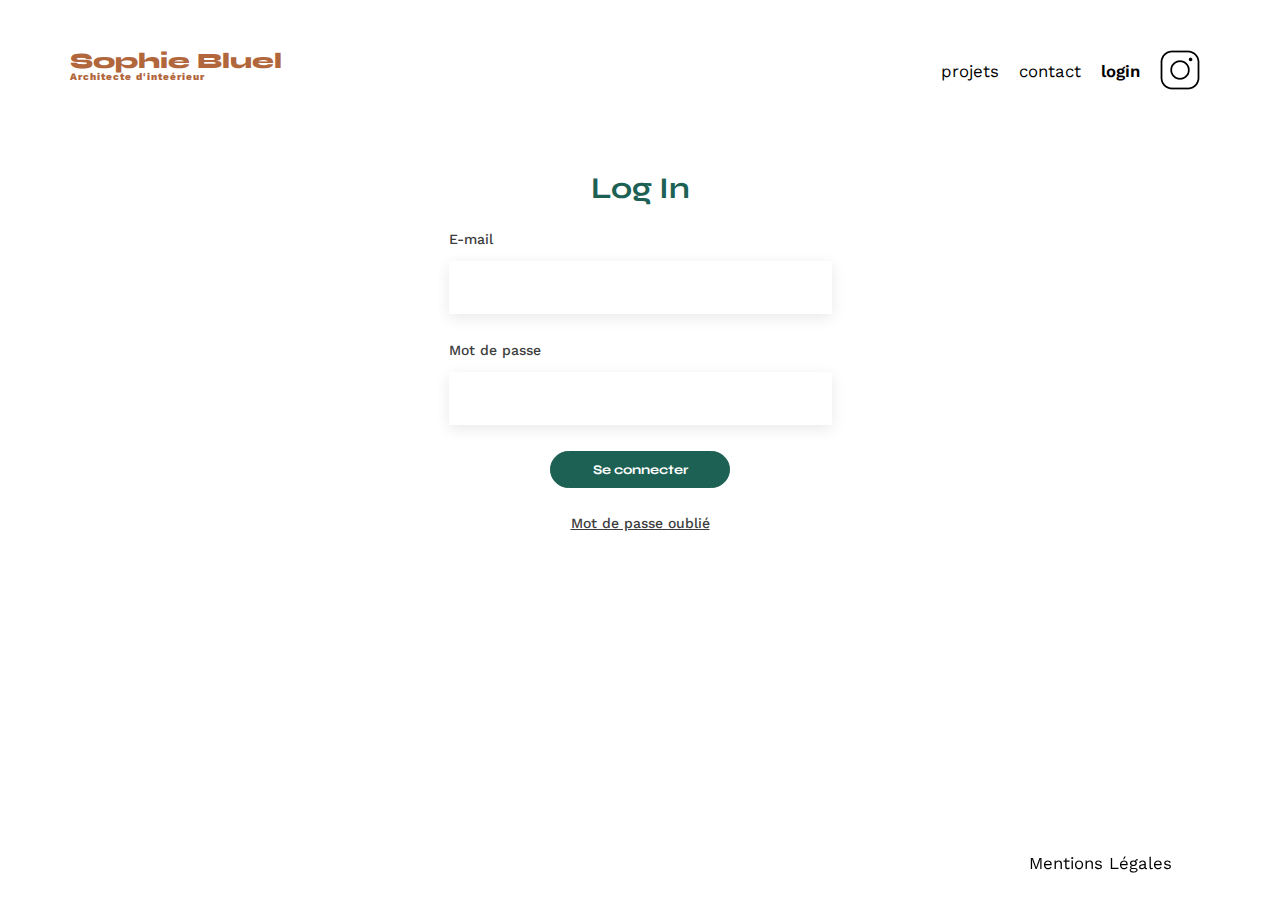
<file: FrontEnd/homepage_edit.html>
<!DOCTYPE html>
<html lang="fr">

<head>
	<meta charset="UTF-8">
	<title>Sophie Bluel - Architecte d'intérieur</title>
	<meta name="viewport" content="width=device-width, initial-scale=1.0">
	<link rel="preconnect" href="https://fonts.googleapis.com">
	<link rel="preconnect" href="https://fonts.gstatic.com" crossorigin>
	<link
		href="https://fonts.googleapis.com/css2?family=Syne:wght@500;700;800&family=Work+Sans:wght@400;500;600;700&display=swap"
		rel="stylesheet">
	<meta name="description" content="">
	<link rel="stylesheet" href="./assets/style.css">
</head>

<body>
	<div class="edition-mode">
		<img src="./assets/icons/edit_button.svg" alt="button d'édition"> Mode édition
	</div>
	<div class="main-container">
		<header>
			<h1>Sophie Bluel <span>Architecte d'inteérieur</span></h1>
			<nav>
				<ul>
					<li>
						<a href="#portfolio">projets</a>
					</li>
					<li>
						<a href="#contact">contact</a>
					</li>
					<li>
						<a id="logout">logout</a>
					</li>
					<li><img src="./assets/icons/instagram.png" alt="Instagram"></li>
				</ul>
			</nav>
		</header>
		<main>
			<section id="introduction">
				<figure>
					<img src="./assets/images/sophie-bluel.png" alt="">
				</figure>
				<article>
					<h2>Designer d'espace</h2>
					<p>Je raconte votre histoire, je valorise vos idées. Je vous accompagne de la conception à la livraison finale du chantier.</p>
					<p>Chaque projet sera étudié en commun, de façon à mettre en valeur les volumes, les matières et les couleurs dans le respect de l’esprit des lieux et le choix adapté des matériaux. Le suivi du chantier sera assuré dans le souci du détail, le respect du planning et du budget.</p>
					<p>En cas de besoin, une équipe pluridisciplinaire peut-être constituée : architecte DPLG, décorateur(trice)</p>
				</article>
			</section>
			<section id="portfolio">
				<div id="portfolio-edition">
					<aside class="d-none" role="dialog" aria-labelledby="title-modal" aria-hidden="true">
						<button id="close-btn" class="close-btn"><img src="./assets/icons/close_button.svg" alt="fermer la modale"></button>
						<h3 id="title-modal">Galerie Photo</h3>
						<div class="works-modal"></div>
						<hr>
						<button class="addPhoto-btn">Ajouter une photo</button>
					</aside>
					<h2>Mes projets</h2>
					<button class="edition-btn">
						<img src="./assets/icons/edit_button.svg" alt="button d'édition">modifier
					</button>
				</div>
				<div class="gallery gallery-homepage"></div>
			</section>
			<section id="contact">
				<h2>Contact</h2>
				<p>Vous avez un projet ? Discutons-en !</p>
				<form action="#" method="post">
					<label for="name">Nom</label>
					<input type="text" name="name" id="name">
					<label for="email">Email</label>
					<input type="email" name="email" id="email">
					<label for="message">Message</label>
					<textarea name="message" id="message" cols="30" rows="10"></textarea>
					<input type="submit" value="Envoyer">
				</form>
			</section>
		</main>

		<footer>
			<nav>
				<ul>
					<li>Mentions Légales</li>
				</ul>
			</nav>
		</footer>
		<script src="./homepage_edit.js"></script>
		<script type="module" src="./portfolio.js"></script>
	</div>
</body>

</html>
</file>
<file: FrontEnd/assets/style.css>
/* http://meyerweb.com/eric/tools/css/reset/
   v2.0 | 20110126
   License: none (public domain)
*/
html, body, div, span, applet, object, iframe, h1, h2, h3, h4, h5, h6, p, blockquote, pre, a, abbr, acronym, address, big, cite, code, del, dfn, em, img, ins, kbd, q, s, samp, small, strike, strong, sub, sup, tt, var, b, u, i, center, dl, dt, dd, ol, ul, li, fieldset, form, label, legend, table, caption, tbody, tfoot, thead, tr, th, td, article, aside, canvas, details, embed, figure, figcaption, footer, header, hgroup, menu, nav, output, ruby, section, summary, time, mark, audio, video {
  margin: 0;
  padding: 0;
  border: 0;
  font-size: 100%;
  font: inherit;
  vertical-align: baseline;
}
/* HTML5 display-role reset for older browsers */
article, aside, details, figcaption, figure, footer, header, hgroup, menu, nav, section {
  display: block;
}
body {
  line-height: 1;
}
ol, ul {
  list-style: none;
}
blockquote, q {
  quotes: none;
}
blockquote:before, blockquote:after, q:before, q:after {
  content: "";
  content: none;
}
table {
  border-collapse: collapse;
  border-spacing: 0;
}
/** end reset css**/
body {
  font-family: "Work Sans";
  font-size: 14px;
  color: #3d3d3d;
  overflow-x: hidden;
}
.main-container {
  max-width: 1140px;
  margin: auto;
}
header {
  display: flex;
  justify-content: space-between;
  margin: 50px 0;
}
section {
  margin: 50px 0;
}

h1 {
  display: flex;
  flex-direction: column;
  font-family: "Syne";
  font-size: 22px;
  font-weight: 800;
  color: #b1663c;
}

h1 > span {
  font-family: "Work Sans";
  font-size: 10px;
  letter-spacing: 0.1em;
}

h2 {
  font-family: "Syne";
  font-weight: 700;
  font-size: 30px;
  color: #1d6154;
}
nav ul {
  display: flex;
  align-items: center;
  list-style-type: none;
  color: black;
}
nav li {
  padding: 0 10px;
  font-size: 1.2em;
  cursor: pointer;
}

nav li a {
  text-decoration: none;
  color: black;
}

nav li.actif {
  font-weight: 600;
  cursor: unset;
}

li a:hover {
  color: #b1663c;
}
#introduction {
  display: flex;
  align-items: center;
}
#introduction figure {
  flex: 1;
}
#introduction img {
  display: block;
  margin: auto;
  width: 80%;
}

#introduction article {
  flex: 1;
}
#introduction h2 {
  margin-bottom: 1em;
}

#introduction p {
  margin-bottom: 0.5em;
}

#portfolio {
  display: flex;
  flex-direction: column;
  align-items: center;
}

#portfolio h2 {
  text-align: center;
  margin: 89px 0 16px 0;
}

#portfolio .filters {
  display: flex;
  justify-content: center;
}

#portfolio .category-filter {
  font-family: "Syne";
  font-weight: 700;
  color: #1d6154;
  background-color: white;
  border: solid 1px #1d6154;
  margin: 2em 0.625em;
  height: 37px;
  padding: 0 14px;
  text-align: center;
  border-radius: 60px;
}

#portfolio .selected {
  color: white;
  background-color: #1d6154;
}

.d-none {
  display: none;
}

.gallery {
  display: grid;
  grid-template-columns: 1fr 1fr 1fr;
  max-width: 955px;
  gap: 20px;
}

.gallery img {
  width: 305px;
  height: 407px;
  object-fit: cover;
}

.gallery figcaption {
  margin-top: 7px;
} 

#contact {
  width: 50%;
  margin: auto;
}
#contact > * {
  text-align: center;
}
#contact h2 {
  margin-bottom: 20px;
}
#contact form {
  text-align: left;
  margin-top: 30px;
  display: flex;
  flex-direction: column;
}

#contact input {
  height: 50px;
  font-size: 1.2em;
  border: none;
  box-shadow: 0px 4px 14px rgba(0, 0, 0, 0.09);
}
#contact label {
  margin: 2em 0 1em 0;
}
#contact textarea {
  border: none;
  box-shadow: 0px 4px 14px rgba(0, 0, 0, 0.09);
}

input[type="submit"] {
  font-family: "Syne";
  font-weight: 700;
  color: white;
  background-color: #1d6154;
  margin: 2em auto;
  width: 180px;
  text-align: center;
  border-radius: 60px;
}

footer nav ul {
  display: flex;
  justify-content: flex-end;
  margin: 2em;
}

/* Page de login */
#login {
  display: flex;
  flex-direction: column;
  align-items: center;
  @media (min-width: 1140px) {
    margin-top: 80px;
  }
}

#login .erreur-msg,
#portfolio .erreur-msg-modal {
  color: white;
  background: #db4040;
  position: fixed;
  top: 560px;
  border-radius: 5px;
  padding: 8px 10px;
}

#portfolio .erreur-msg-modal {
  justify-content: center;
  position: absolute;
  top: 575px;
  width: 570px;
  padding: 8px 0;
}

#login .erreur-msg,
#portfolio .erreur-msg-modal {
  animation: shake 0.2s;
  animation-iteration-count: 5;
}

@keyframes shake {
  0% {
    margin-left: 0;
  }
  25% {
    margin-left: 5px;
  }
  50% {
    margin-left: 0;
  }
  75% {
    margin-left: -5px;
  }
  100% {
    margin-left: 0;
  }
}

#login .erreur-msg img,
#portfolio .erreur-msg-modal img {
  width: 10px;
  margin-right: 10px;
  filter: invert(1);
}

#login form {
  display: flex;
  flex-direction: column;
}

#login label {
  font-weight: 500;
  line-height: normal;
  margin: 2em 0 1em 0;
}

#login input[type="email"],
#login input[type="password"] {
  width: 379px;
  height: 51px;
  flex-shrink: 0;
  border: none;
  background: #fff;
  box-shadow: 0px 4px 14px 0px rgba(0, 0, 0, 0.09);
}

#login input[type="submit"] {
  border: solid 1px #1d6154;
  height: 37px;
  cursor: pointer;
}

#login a {
  color: #3d3d3d;
  line-height: normal;
  font-weight: 500;
  text-decoration-line: underline;
}

#login a:hover {
  color: #b1663c;
}

.footer-login {
  position: fixed;
  width: 100%;
  max-width: 1140px;
  bottom: 0;
}

/* HOMEPAGE EDITION */

.gallery-homepage {
  margin-top: 85px;
}

.edition-mode {
  display: flex;
  flex-direction: row;
  align-items: center;
  justify-content: center;
  width: 100vw;
  height: 59px;
  gap: 13px;
  background-color: black;
  color: white;
  font-size: 16px;
  font-weight: 400;
}

.edition-mode img {
  filter: invert(1);
  max-height: 16px;
}

.loading-gallery {
  display: flex;
  color: gray;
  background: #f0f0f0;
  justify-content: center;
  padding: 20px;
  max-width: 1140px;
}

.toolbar {
  display: flex;
  gap: 31px;
  align-items: baseline;
  justify-content: center;
}

.edition-btn {
  font-family: "Work Sans";
  font-weight: 400;
  font-size: 14px;
  background-color: white;
  color: black;
  border: none;
  margin: unset;
  margin-bottom: 90px;
  padding: unset;
  display: flex;
  text-align: center;
  gap: 13px;
  cursor: pointer;
  -webkit-tap-highlight-color: rgba(0, 0, 0, 0);
}

.edition-btn img {
  max-height: 16px;
}

#body-opacity {
  position: fixed;
  top: 0;
  width: 100%;
  height: 100%;
  background-color: rgba(0, 0, 0, 0.3);
}

.modal {
  position: absolute;
  display: flex;
  flex-direction: column;
  text-align: -webkit-center;
  gap: 10px;
  padding: 26px 30px;
  top: 660px;
  width: 570px;
  background-color: white;
  border-radius: 10px;
  z-index: 1;
}

.modal .close-btn {
  background-color: white;
  border: unset;
  margin: 0;
  position: relative;
  align-self: flex-end;
  top: 0;
  width: 24px;
  height: 24px;
  cursor: pointer;
}

#modal-step1 {
  display: flex;
  flex-direction: column;
  justify-content: center;
  padding: 0 75px;
}

#portfolio h3 {
  color: #000;
  text-align: center;
  font-family: Work Sans;
  font-size: 26px;
  line-height: normal;
}

.works-modal {
  display: flex;
  flex-flow: wrap;
  row-gap: 29px;
  column-gap: 7px;
  margin: 47px 0 66px 0;
}

.works-modal figure {
  display: flex;
  position: relative;
}

.works-modal .work-miniature {
  width: 78px;
  height: 103px;
}

hr {
  border: solid 1px #b3b3b3;
  width: 100%;
}

.modal .addPhoto-btn {
  display: flex;
  align-items: center;
  align-self: center;
  font-family: "Syne";
  font-size: 14px;
  font-weight: 700;
  color: white;
  background-color: #1d6154;
  border: solid 1px #1d6154;
  margin: 27px;
  width: 237px;
  padding: 10px 49px;
  border-radius: 60px;
  cursor: pointer;
}

.modal .del-btn {
  display: flex;
  align-items: center;
  justify-content: center;
  background-color: black;
  width: 15px;
  height: 15px;
  border: 2px solid;
  border-radius: 2px;
  position: absolute;
  top: 5%;
  left: 75%;
  cursor: pointer;
}

.modal .del-icon {
  filter: invert(1);
  width: 9px;
  height: 11px;
}

.retour-btn {
  background-color: white;
  border: unset;
  margin: 0;
  position: absolute;
  top: 25px;
  left: 25px;
  cursor: pointer;
}

.retour-btn img {
  width: 21px;
  height: 21px;
}

#modal-step2 form {
  text-align: left;
  display: flex;
  flex-direction: column;
  gap: 13px;
  margin: 47px 70px 0 70px;
}

#modal-step2 form label:first-child {
  display: flex;
  align-items: center;
  flex-direction: column;
  justify-content: center;
  gap: 6px;
  width: 100%;
  height: 169px;
  flex-shrink: 0;
  border-radius: 3px;
  margin-bottom: 26px;
  background: #e8f1f6;
}

#modal-step2 label:first-child input {
  display: none;
  }

#modal-step2 .upload-instructions {
  text-align: center;
}

#modal-step2 .uploadPhoto-btn {
  display: flex;
  align-items: center;
  justify-content: center;
  border-radius: 50px;
  background: #cbd6dc;
  width: 173px;
  height: 36px;
  margin: 7px 0;
  border: none;
  color: #306685;
  font-family: Work Sans;
  font-size: 14px;
  font-weight: 500;
  cursor: pointer;
}

#modal-step2 span   {
  color: #444;
  font-size: 10px;
}

#modal-step2 .preview-img {
  height: inherit;
}

#modal-step2 input,
#modal-step2 select {
  padding: 2px 0 1px 0;
  border: solid 16px transparent;
  margin-bottom: 26px;
  box-shadow: 0px 4px 14px rgba(0, 0, 0, 0.09);
  color: #444;
  font-family: Work Sans;
  font-size: 14px;  
}

.validatePhoto-btn {
  align-self: center;
  font-family: "Syne";
  font-size: 14px;
  font-weight: 700;
  color: white;
  background-color: #1d6154;
  border: solid 1px #1d6154;
  margin: 27px;
  width: 237px;
  padding: 10px 49px;
  border-radius: 60px;
  cursor: pointer;
}

.validatePhoto-btn:disabled {
  background-color: #a7a7a7;
  border: solid 1px #a7a7a7;
}
</file>
